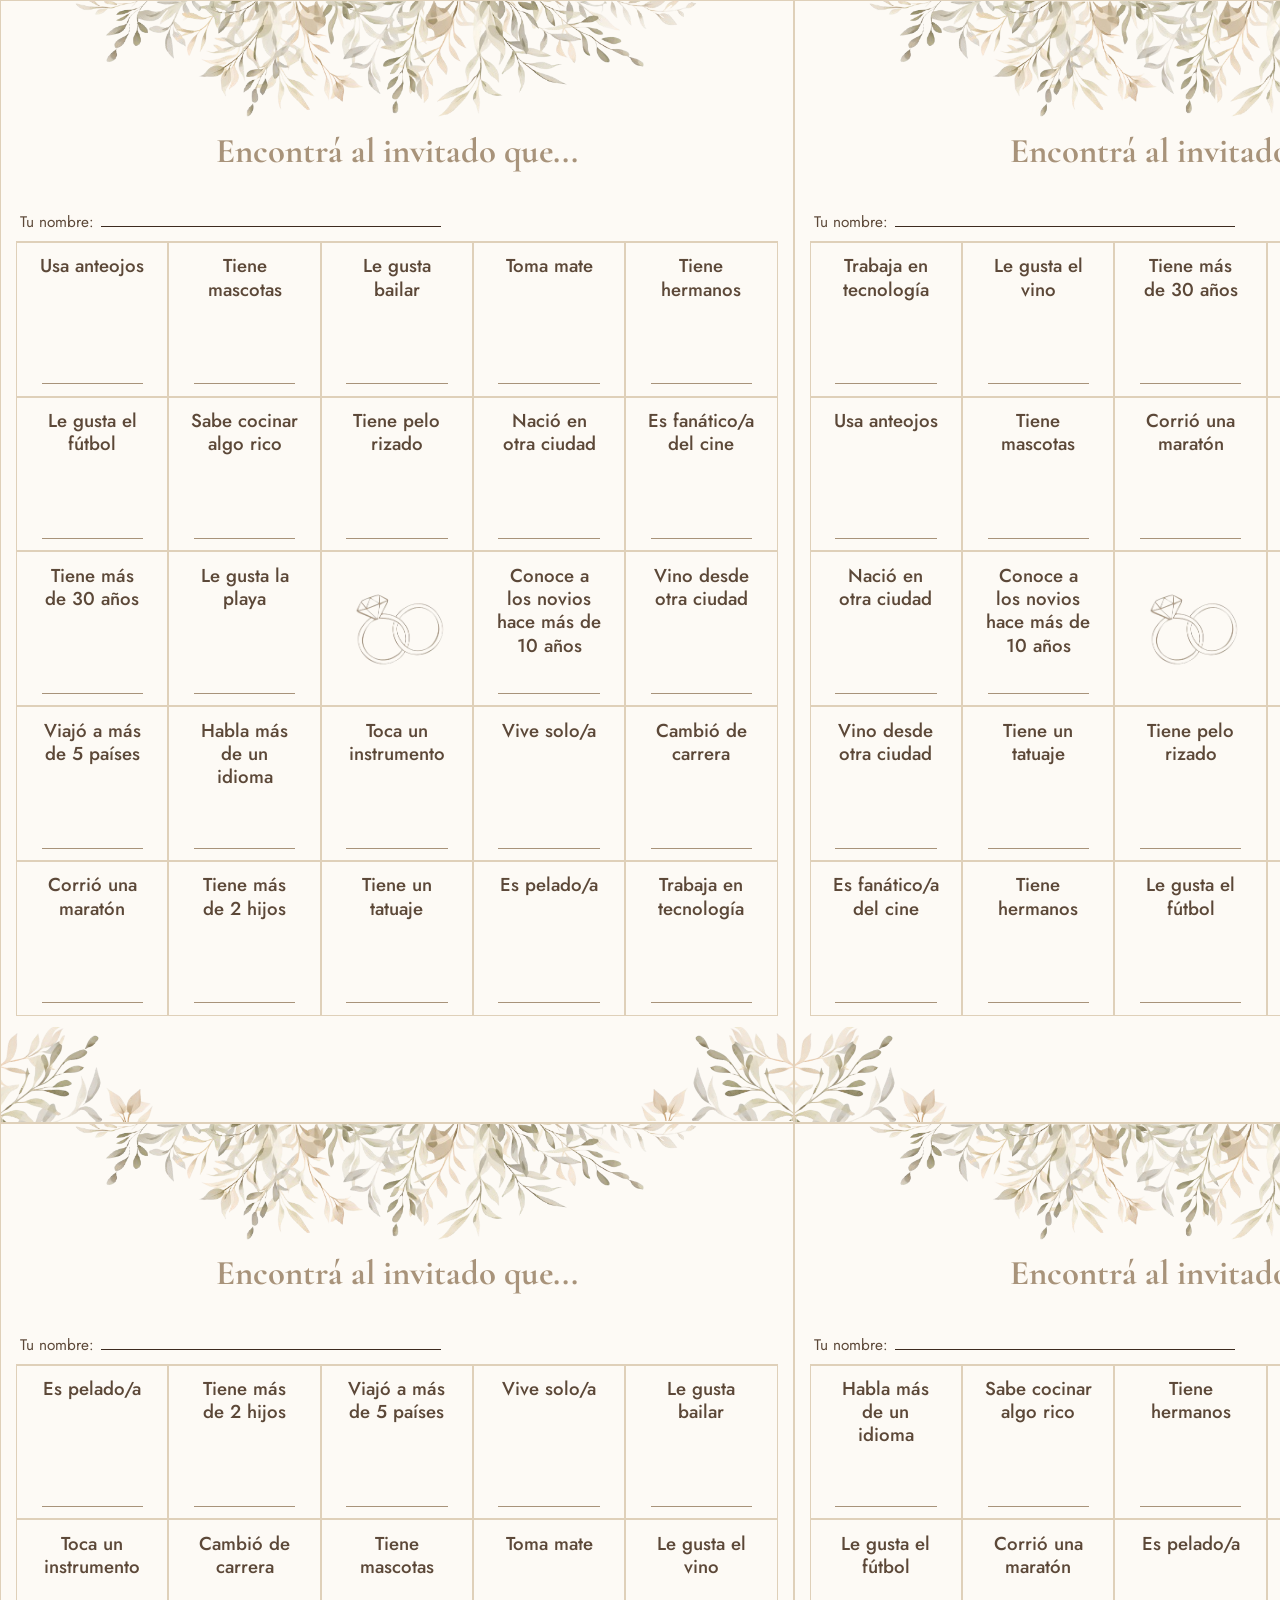
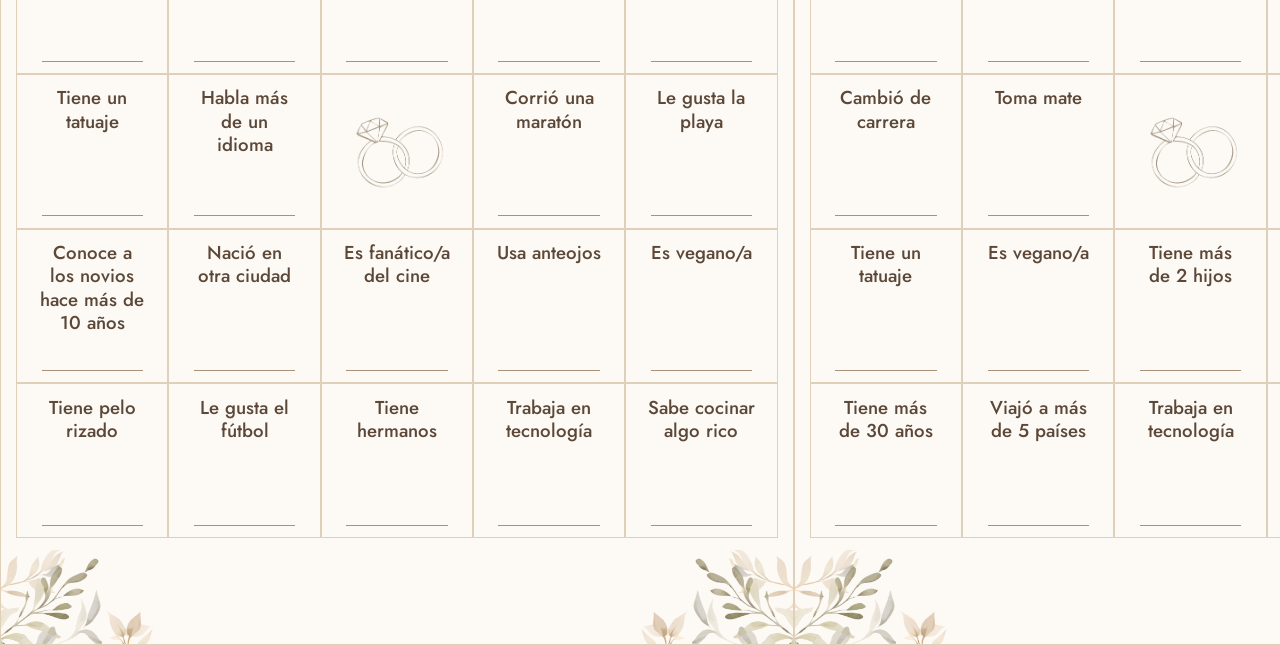
<file: carton-preview.html>
<!DOCTYPE html>
<html lang="es">
<head>
  <meta charset="UTF-8">
  <title>Preview Cartones — Clara & Javier</title>
  <link href="https://fonts.googleapis.com/css2?family=Cormorant+Garamond:ital,wght@0,400;0,600;0,700;1,400;1,600&family=Jost:wght@300;400;500;600&display=swap" rel="stylesheet">
  <style>
    * { box-sizing: border-box; margin: 0; padding: 0; }

    body {
      background: #f2ebe0;
      font-family: 'Jost', sans-serif;
    }

    .print-sheet {
      display: grid;
      grid-template-columns: 1fr 1fr;
      grid-template-rows: 1fr 1fr;
      width: 420mm;
      height: 594mm;
      margin: 0 auto;
      padding: 0;
      gap: 0;
    }

    @media print {
      body { background: white; }
      .print-sheet {
        width: 420mm;
        height: 594mm;
        margin: 0;
        padding: 0;
        page-break-after: always;
      }
    }

    /* ── Cartón individual ── */
    .carton-page {
      position: relative;
      display: flex;
      flex-direction: column;
      background: #fdfaf5;
      overflow: hidden;
      border: 1px solid #dfd0b9;
    }

    .carton-wrap {
      position: relative;
      display: flex;
      flex-direction: column;
      height: 100%;
    }

    /* ── Flores arriba ── */
    .floral-top {
      width: 100%;
      flex-shrink: 0;
      overflow: hidden;
      line-height: 0;
    }

    .floral-top img {
      width: 100%;
      display: block;
      object-fit: cover;
      object-position: top center;
      max-height: 40mm;
    }

    /* ── Título ── */
    .carton-titulo {
      display: flex;
      flex-direction: column;
      align-items: center;
      padding: 3mm 4mm 9mm;
      flex-shrink: 0;
    }

    .titulo-principal {
      font-family: 'Cormorant Garamond', serif;
      font-style: normal;
      font-weight: 700;
      font-size: 26pt;
      color: #a8937a;
      line-height: 1.1;
      max-width: 80%;
      text-align: center;
    }

    /* ── Tu nombre ── */
    .nombre-field {
      display: flex;
      align-items: baseline;
      padding: 2mm 5mm 2mm;
      gap: 2mm;
      flex-shrink: 0;
      max-width: 58%;
    }

    .nombre-label {
      font-family: 'Jost', sans-serif;
      font-size: 11.5pt;
      font-weight: 400;
      color: #5c4838;
      white-space: nowrap;
    }

    .nombre-linea {
      flex: 1;
      border-bottom: 0.8px solid #3d2b1f;
      min-width: 30mm;
    }

    /* ── Grilla ── */
    .grid {
      display: grid;
      grid-template-columns: repeat(5, 1fr);
      grid-template-rows: repeat(5, 1fr);
      flex: 1;
      background: #dfd0b9;
      gap: 0;
      border-top: 1px solid #dfd0b9;
      margin: 0 4mm;
      margin-bottom: 28mm;
    }

    /* ── Filas alternadas ── */
    .celda {
      display: flex;
      flex-direction: column;
      align-items: center;
      justify-content: flex-start;
      padding: 2mm 2mm 1.5mm;
      text-align: center;
      background: #fdfaf5;
      border: 0.5px solid #dfd0b9;
      overflow: hidden;
    }

    .celda.centro {
      justify-content: center;
      padding: 2mm;
    }

    .celda.centro img {
      max-width: 88%;
      max-height: 88%;
      width: auto;
      height: auto;
      display: block;
    }

    .frase-txt {
      font-family: 'Jost', sans-serif;
      font-weight: 500;
      font-size: 14pt;
      color: #5c4838;
      line-height: 1.25;
      word-break: break-word;
      max-width: 80%;
      padding-top: 1mm;
    }

    .firma-linea {
      width: 75%;
      border-bottom: 0.7px solid #a8937a;
      margin-top: auto;
      flex-shrink: 0;
      margin-bottom: 1.5mm;
    }

    /* ── Flores esquinas inferiores ── */
    /* El div tiene orientación landscape; se rota 90° sobre la esquina
       para que las flores emerjan verticalmente desde abajo */
    .floral-corner {
      position: absolute;
      bottom: 0;
      overflow: hidden;
      pointer-events: none;
      width: 45mm;
      height: 26mm;
      line-height: 0;
    }

    .floral-left { left: 0; }
    .floral-right {
      right: 0;
      transform: scaleX(-1);
      transform-origin: center;
    }

    .floral-corner img {
      width: 150%;
      height: auto;
      display: block;
    }

  </style>
</head>
<body>

<div class="print-sheet">

  <!-- ══ CARTÓN 1 ══ -->
  <div class="carton-page">
    <div class="carton-wrap">
      <div class="floral-top"><img src="img/4.png" alt="flores"></div>
      <div class="carton-titulo">
        <span class="titulo-principal">Encontrá al invitado que...</span>
      </div>
      <div class="nombre-field">
        <span class="nombre-label">Tu nombre:</span>
        <span class="nombre-linea"></span>
      </div>
      <div class="grid">
        <div class="celda"><span class="frase-txt">Usa anteojos</span><div class="firma-linea"></div></div>
        <div class="celda"><span class="frase-txt">Tiene mascotas</span><div class="firma-linea"></div></div>
        <div class="celda"><span class="frase-txt">Le gusta bailar</span><div class="firma-linea"></div></div>
        <div class="celda"><span class="frase-txt">Toma mate</span><div class="firma-linea"></div></div>
        <div class="celda"><span class="frase-txt">Tiene hermanos</span><div class="firma-linea"></div></div>
        <div class="celda"><span class="frase-txt">Le gusta el fútbol</span><div class="firma-linea"></div></div>
        <div class="celda"><span class="frase-txt">Sabe cocinar algo rico</span><div class="firma-linea"></div></div>
        <div class="celda"><span class="frase-txt">Tiene pelo rizado</span><div class="firma-linea"></div></div>
        <div class="celda"><span class="frase-txt">Nació en otra ciudad</span><div class="firma-linea"></div></div>
        <div class="celda"><span class="frase-txt">Es fanático/a del cine</span><div class="firma-linea"></div></div>
        <div class="celda"><span class="frase-txt">Tiene más de 30 años</span><div class="firma-linea"></div></div>
        <div class="celda"><span class="frase-txt">Le gusta la playa</span><div class="firma-linea"></div></div>
        <div class="celda centro"><img src="img/5.png" alt="centro"></div>
        <div class="celda"><span class="frase-txt">Conoce a los novios hace más de 10 años</span><div class="firma-linea"></div></div>
        <div class="celda"><span class="frase-txt">Vino desde otra ciudad</span><div class="firma-linea"></div></div>
        <div class="celda"><span class="frase-txt">Viajó a más de 5 países</span><div class="firma-linea"></div></div>
        <div class="celda"><span class="frase-txt">Habla más de un idioma</span><div class="firma-linea"></div></div>
        <div class="celda"><span class="frase-txt">Toca un instrumento</span><div class="firma-linea"></div></div>
        <div class="celda"><span class="frase-txt">Vive solo/a</span><div class="firma-linea"></div></div>
        <div class="celda"><span class="frase-txt">Cambió de carrera</span><div class="firma-linea"></div></div>
        <div class="celda"><span class="frase-txt">Corrió una maratón</span><div class="firma-linea"></div></div>
        <div class="celda"><span class="frase-txt">Tiene más de 2 hijos</span><div class="firma-linea"></div></div>
        <div class="celda"><span class="frase-txt">Tiene un tatuaje</span><div class="firma-linea"></div></div>
        <div class="celda"><span class="frase-txt">Es pelado/a</span><div class="firma-linea"></div></div>
        <div class="celda"><span class="frase-txt">Trabaja en tecnología</span><div class="firma-linea"></div></div>
      </div>
      <div class="floral-corner floral-left"><img src="img/6.png" alt=""></div>
      <div class="floral-corner floral-right"><img src="img/6.png" alt=""></div>
    </div>
  </div>

  <!-- ══ CARTÓN 2 ══ -->
  <div class="carton-page">
    <div class="carton-wrap">
      <div class="floral-top"><img src="img/4.png" alt="flores"></div>
      <div class="carton-titulo">
        <span class="titulo-principal">Encontrá al invitado que...</span>
      </div>
      <div class="nombre-field">
        <span class="nombre-label">Tu nombre:</span>
        <span class="nombre-linea"></span>
      </div>
      <div class="grid">
        <div class="celda"><span class="frase-txt">Trabaja en tecnología</span><div class="firma-linea"></div></div>
        <div class="celda"><span class="frase-txt">Le gusta el vino</span><div class="firma-linea"></div></div>
        <div class="celda"><span class="frase-txt">Tiene más de 30 años</span><div class="firma-linea"></div></div>
        <div class="celda"><span class="frase-txt">Es vegano/a</span><div class="firma-linea"></div></div>
        <div class="celda"><span class="frase-txt">Vive solo/a</span><div class="firma-linea"></div></div>
        <div class="celda"><span class="frase-txt">Usa anteojos</span><div class="firma-linea"></div></div>
        <div class="celda"><span class="frase-txt">Tiene mascotas</span><div class="firma-linea"></div></div>
        <div class="celda"><span class="frase-txt">Corrió una maratón</span><div class="firma-linea"></div></div>
        <div class="celda"><span class="frase-txt">Habla más de un idioma</span><div class="firma-linea"></div></div>
        <div class="celda"><span class="frase-txt">Toca un instrumento</span><div class="firma-linea"></div></div>
        <div class="celda"><span class="frase-txt">Nació en otra ciudad</span><div class="firma-linea"></div></div>
        <div class="celda"><span class="frase-txt">Conoce a los novios hace más de 10 años</span><div class="firma-linea"></div></div>
        <div class="celda centro"><img src="img/5.png" alt="centro"></div>
        <div class="celda"><span class="frase-txt">Cambió de carrera</span><div class="firma-linea"></div></div>
        <div class="celda"><span class="frase-txt">Le gusta la playa</span><div class="firma-linea"></div></div>
        <div class="celda"><span class="frase-txt">Vino desde otra ciudad</span><div class="firma-linea"></div></div>
        <div class="celda"><span class="frase-txt">Tiene un tatuaje</span><div class="firma-linea"></div></div>
        <div class="celda"><span class="frase-txt">Tiene pelo rizado</span><div class="firma-linea"></div></div>
        <div class="celda"><span class="frase-txt">Sabe cocinar algo rico</span><div class="firma-linea"></div></div>
        <div class="celda"><span class="frase-txt">Le gusta bailar</span><div class="firma-linea"></div></div>
        <div class="celda"><span class="frase-txt">Es fanático/a del cine</span><div class="firma-linea"></div></div>
        <div class="celda"><span class="frase-txt">Tiene hermanos</span><div class="firma-linea"></div></div>
        <div class="celda"><span class="frase-txt">Le gusta el fútbol</span><div class="firma-linea"></div></div>
        <div class="celda"><span class="frase-txt">Toma mate</span><div class="firma-linea"></div></div>
        <div class="celda"><span class="frase-txt">Viajó a más de 5 países</span><div class="firma-linea"></div></div>
      </div>
      <div class="floral-corner floral-left"><img src="img/6.png" alt=""></div>
      <div class="floral-corner floral-right"><img src="img/6.png" alt=""></div>
    </div>
  </div>

  <!-- ══ CARTÓN 3 ══ -->
  <div class="carton-page">
    <div class="carton-wrap">
      <div class="floral-top"><img src="img/4.png" alt="flores"></div>
      <div class="carton-titulo">
        <span class="titulo-principal">Encontrá al invitado que...</span>
      </div>
      <div class="nombre-field">
        <span class="nombre-label">Tu nombre:</span>
        <span class="nombre-linea"></span>
      </div>
      <div class="grid">
        <div class="celda"><span class="frase-txt">Es pelado/a</span><div class="firma-linea"></div></div>
        <div class="celda"><span class="frase-txt">Tiene más de 2 hijos</span><div class="firma-linea"></div></div>
        <div class="celda"><span class="frase-txt">Viajó a más de 5 países</span><div class="firma-linea"></div></div>
        <div class="celda"><span class="frase-txt">Vive solo/a</span><div class="firma-linea"></div></div>
        <div class="celda"><span class="frase-txt">Le gusta bailar</span><div class="firma-linea"></div></div>
        <div class="celda"><span class="frase-txt">Toca un instrumento</span><div class="firma-linea"></div></div>
        <div class="celda"><span class="frase-txt">Cambió de carrera</span><div class="firma-linea"></div></div>
        <div class="celda"><span class="frase-txt">Tiene mascotas</span><div class="firma-linea"></div></div>
        <div class="celda"><span class="frase-txt">Toma mate</span><div class="firma-linea"></div></div>
        <div class="celda"><span class="frase-txt">Le gusta el vino</span><div class="firma-linea"></div></div>
        <div class="celda"><span class="frase-txt">Tiene un tatuaje</span><div class="firma-linea"></div></div>
        <div class="celda"><span class="frase-txt">Habla más de un idioma</span><div class="firma-linea"></div></div>
        <div class="celda centro"><img src="img/5.png" alt="centro"></div>
        <div class="celda"><span class="frase-txt">Corrió una maratón</span><div class="firma-linea"></div></div>
        <div class="celda"><span class="frase-txt">Le gusta la playa</span><div class="firma-linea"></div></div>
        <div class="celda"><span class="frase-txt">Conoce a los novios hace más de 10 años</span><div class="firma-linea"></div></div>
        <div class="celda"><span class="frase-txt">Nació en otra ciudad</span><div class="firma-linea"></div></div>
        <div class="celda"><span class="frase-txt">Es fanático/a del cine</span><div class="firma-linea"></div></div>
        <div class="celda"><span class="frase-txt">Usa anteojos</span><div class="firma-linea"></div></div>
        <div class="celda"><span class="frase-txt">Es vegano/a</span><div class="firma-linea"></div></div>
        <div class="celda"><span class="frase-txt">Tiene pelo rizado</span><div class="firma-linea"></div></div>
        <div class="celda"><span class="frase-txt">Le gusta el fútbol</span><div class="firma-linea"></div></div>
        <div class="celda"><span class="frase-txt">Tiene hermanos</span><div class="firma-linea"></div></div>
        <div class="celda"><span class="frase-txt">Trabaja en tecnología</span><div class="firma-linea"></div></div>
        <div class="celda"><span class="frase-txt">Sabe cocinar algo rico</span><div class="firma-linea"></div></div>
      </div>
      <div class="floral-corner floral-left"><img src="img/6.png" alt=""></div>
      <div class="floral-corner floral-right"><img src="img/6.png" alt=""></div>
    </div>
  </div>

  <!-- ══ CARTÓN 4 ══ -->
  <div class="carton-page">
    <div class="carton-wrap">
      <div class="floral-top"><img src="img/4.png" alt="flores"></div>
      <div class="carton-titulo">
        <span class="titulo-principal">Encontrá al invitado que...</span>
      </div>
      <div class="nombre-field">
        <span class="nombre-label">Tu nombre:</span>
        <span class="nombre-linea"></span>
      </div>
      <div class="grid">
        <div class="celda"><span class="frase-txt">Habla más de un idioma</span><div class="firma-linea"></div></div>
        <div class="celda"><span class="frase-txt">Sabe cocinar algo rico</span><div class="firma-linea"></div></div>
        <div class="celda"><span class="frase-txt">Tiene hermanos</span><div class="firma-linea"></div></div>
        <div class="celda"><span class="frase-txt">Toca un instrumento</span><div class="firma-linea"></div></div>
        <div class="celda"><span class="frase-txt">Tiene mascotas</span><div class="firma-linea"></div></div>
        <div class="celda"><span class="frase-txt">Le gusta el fútbol</span><div class="firma-linea"></div></div>
        <div class="celda"><span class="frase-txt">Corrió una maratón</span><div class="firma-linea"></div></div>
        <div class="celda"><span class="frase-txt">Es pelado/a</span><div class="firma-linea"></div></div>
        <div class="celda"><span class="frase-txt">Vino desde otra ciudad</span><div class="firma-linea"></div></div>
        <div class="celda"><span class="frase-txt">Usa anteojos</span><div class="firma-linea"></div></div>
        <div class="celda"><span class="frase-txt">Cambió de carrera</span><div class="firma-linea"></div></div>
        <div class="celda"><span class="frase-txt">Toma mate</span><div class="firma-linea"></div></div>
        <div class="celda centro"><img src="img/5.png" alt="centro"></div>
        <div class="celda"><span class="frase-txt">Le gusta bailar</span><div class="firma-linea"></div></div>
        <div class="celda"><span class="frase-txt">Es fanático/a del cine</span><div class="firma-linea"></div></div>
        <div class="celda"><span class="frase-txt">Tiene un tatuaje</span><div class="firma-linea"></div></div>
        <div class="celda"><span class="frase-txt">Es vegano/a</span><div class="firma-linea"></div></div>
        <div class="celda"><span class="frase-txt">Tiene más de 2 hijos</span><div class="firma-linea"></div></div>
        <div class="celda"><span class="frase-txt">Nació en otra ciudad</span><div class="firma-linea"></div></div>
        <div class="celda"><span class="frase-txt">Le gusta el vino</span><div class="firma-linea"></div></div>
        <div class="celda"><span class="frase-txt">Tiene más de 30 años</span><div class="firma-linea"></div></div>
        <div class="celda"><span class="frase-txt">Viajó a más de 5 países</span><div class="firma-linea"></div></div>
        <div class="celda"><span class="frase-txt">Trabaja en tecnología</span><div class="firma-linea"></div></div>
        <div class="celda"><span class="frase-txt">Conoce a los novios hace más de 10 años</span><div class="firma-linea"></div></div>
        <div class="celda"><span class="frase-txt">Tiene pelo rizado</span><div class="firma-linea"></div></div>
      </div>
      <div class="floral-corner floral-left"><img src="img/6.png" alt=""></div>
      <div class="floral-corner floral-right"><img src="img/6.png" alt=""></div>
    </div>
  </div>

</div><!-- /print-sheet -->

</body>
</html>
</file>
